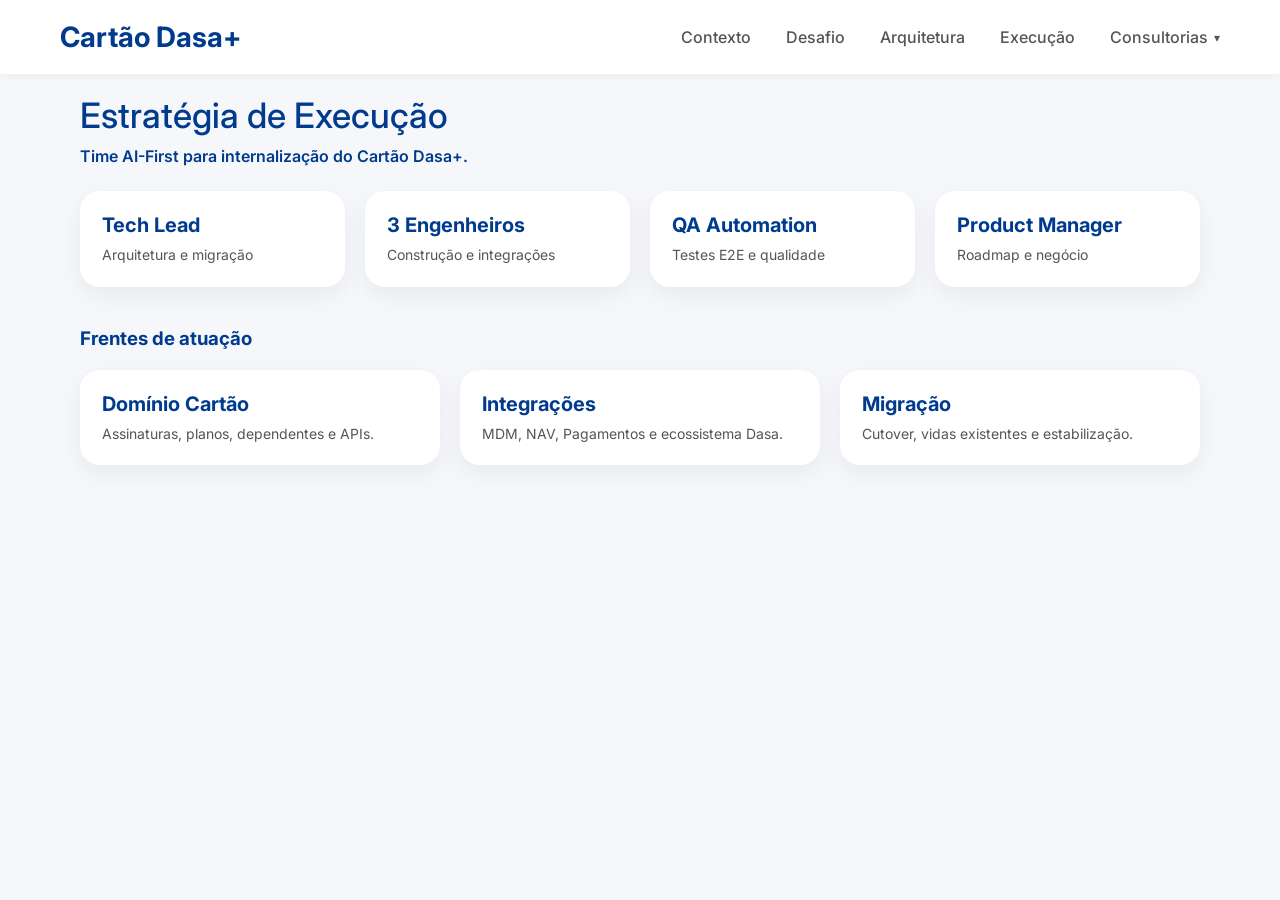
<file: index.html>
<!DOCTYPE html>
<html lang="pt-BR">

<head>

    <meta charset="UTF-8">
    <meta name="viewport" content="width=device-width, initial-scale=1.0">

    <title>Estratégia de Execução</title>

    <link rel="stylesheet" href="css/style.css">

    <link rel="preconnect" href="https://fonts.googleapis.com">
    <link rel="preconnect" href="https://fonts.gstatic.com" crossorigin>

    <link href="https://fonts.googleapis.com/css2?family=Inter:wght@300;400;500;600;700&display=swap" rel="stylesheet">

</head>

<body>

<nav>

    <div class="logo">
        Cartão Dasa+
    </div>

    <div class="menu">
        <a href="contexto.html">Contexto</a>
        <a href="desafio.html">Desafio</a>
        <a href="arquitetura.html">Arquitetura</a>
        <a href="index.html">Execução</a>

        <div class="dropdown">
            <a href="#">Consultorias</a>

            <div class="dropdown-content">
                <a href="verity.html">Verity</a>
                <a href="fcamara.html">FCamara</a>
                <a href="ct.html">C&T</a>
            </div>
        </div>

    </div>

</nav>

<div class="container">

    <h2>Estratégia de Execução</h2>

    <p class="subtitle">
        Time AI-First para internalização do Cartão Dasa+.
    </p>

    <!-- TIME -->

    <div class="execution-grid">

        <div class="execution-card">
            <h4>Tech Lead</h4>
            <p>Arquitetura e migração</p>
        </div>

        <div class="execution-card">
            <h4>3 Engenheiros</h4>
            <p>Construção e integrações</p>
        </div>

        <div class="execution-card">
            <h4>QA Automation</h4>
            <p>Testes E2E e qualidade</p>
        </div>

        <div class="execution-card">
            <h4>Product Manager</h4>
            <p>Roadmap e negócio</p>
        </div>

    </div>

    <!-- FRENTES -->

    <h3 style="margin-top:40px; color:#003B8E;">
        Frentes de atuação
    </h3>

    <div class="execution-grid-small">

        <div class="execution-card">
            <h4>Domínio Cartão</h4>
            <p>Assinaturas, planos, dependentes e APIs.</p>
        </div>

        <div class="execution-card">
            <h4>Integrações</h4>
            <p>MDM, NAV, Pagamentos e ecossistema Dasa.</p>
        </div>

        <div class="execution-card">
            <h4>Migração</h4>
            <p>Cutover, vidas existentes e estabilização.</p>
        </div>

    </div>

</div>

</body>

</html>
</file>
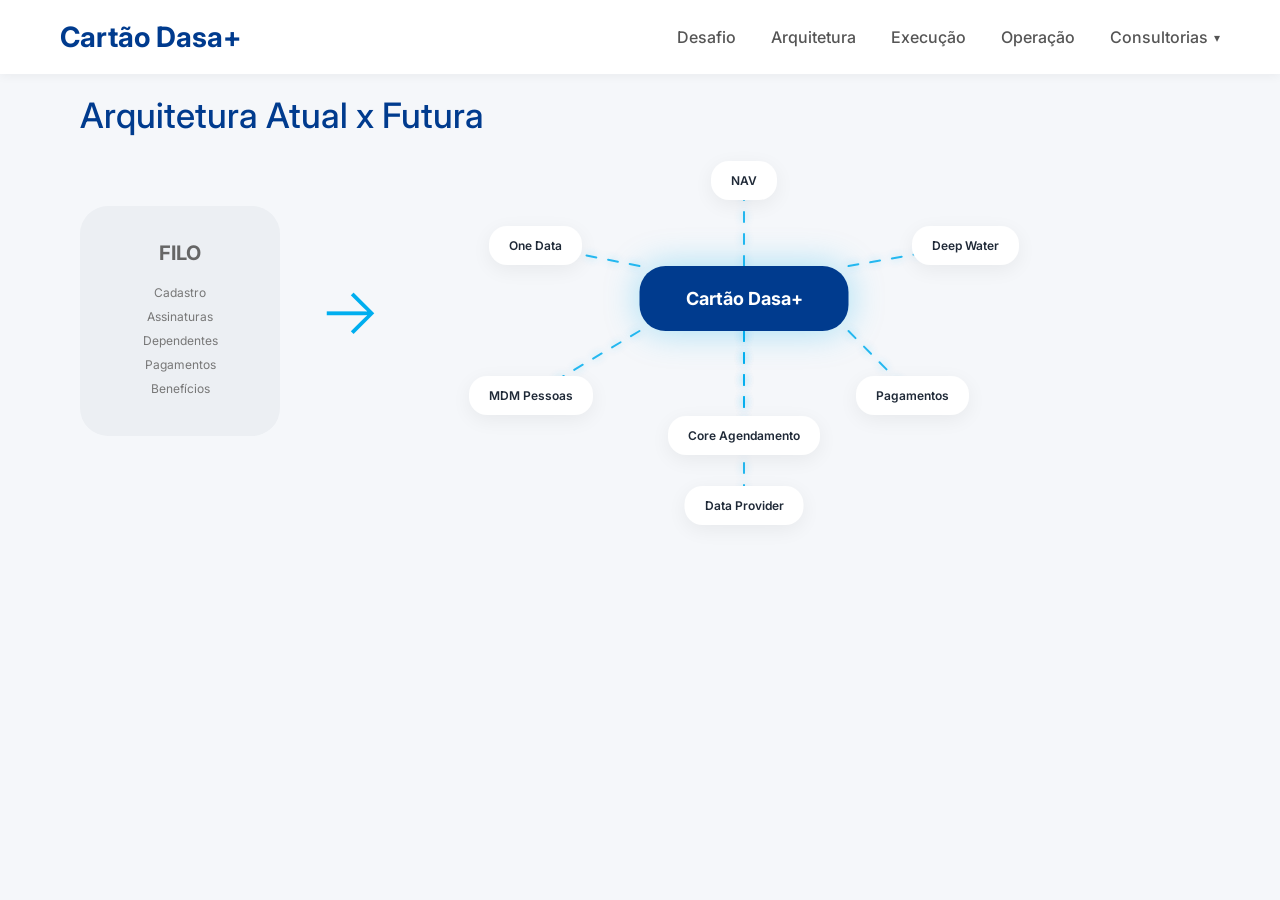
<file: arquitetura.html>
<!DOCTYPE html>
<html lang="pt-BR">

<head>

    <meta charset="UTF-8">
    <meta name="viewport" content="width=device-width, initial-scale=1.0">

    <title>Arquitetura da Solução</title>

    <link rel="stylesheet" href="css/style.css">

    <link rel="preconnect" href="https://fonts.googleapis.com">
    <link rel="preconnect" href="https://fonts.gstatic.com" crossorigin>

    <link href="https://fonts.googleapis.com/css2?family=Inter:wght@300;400;500;600;700&display=swap" rel="stylesheet">

</head>

<body>

<nav>

    <div class="logo">
        Cartão Dasa+
    </div>

<div class="menu">
        <a href="desafio.html">Desafio</a>
        <a href="arquitetura.html">Arquitetura</a>
        <a href="execucao.html">Execução</a>
        <a href="operacao.html">Operação</a>

        <div class="dropdown">
            <a href="#">Consultorias</a>

            <div class="dropdown-content">
                <a href="verity.html">Verity</a>
                <a href="fcamara.html">FCamara</a>
                <a href="ct.html">C&T</a>
            </div>
        </div>
    </div>

</nav>


<div class="container">

    <h2>Arquitetura Atual x Futura</h2>

    <div class="transition">

        <!-- ARQUITETURA ATUAL -->

        <div class="current">

            <div class="filo-card">

                <h3>FILO</h3>

                <div class="small-text">

                    Cadastro<br>
                    Assinaturas<br>
                    Dependentes<br>
                    Pagamentos<br>
                    Benefícios

                </div>

            </div>

        </div>


        <!-- SETA -->

        <div class="arrow">
            →
        </div>


        <!-- ARQUITETURA FUTURA -->

        <div class="future">

            <div class="architecture">

                <!-- SVG preenchido pelo JS -->
                <svg class="connections"></svg>

                <!-- SISTEMAS -->

                <div class="system nav-box">
                    NAV
                </div>

                <div class="system one-data">
                    One Data
                </div>

                <div class="system deep-water">
                    Deep Water
                </div>

                <div class="system mdm">
                    MDM Pessoas
                </div>

                <div class="system pagamentos">
                    Pagamentos
                </div>

                <div class="system agenda">
                    Core Agendamento
                </div>

                <div class="system provider">
                    Data Provider
                </div>

                <!-- CARTÃO DASA+ -->

                <div class="cartao-box">

                    Cartão Dasa+

                </div>

            </div>

        </div>

    </div>

</div>


<!-- CONEXÕES DINÂMICAS -->
<script src="js/connections.js"></script>

</body>

</html>
</file>
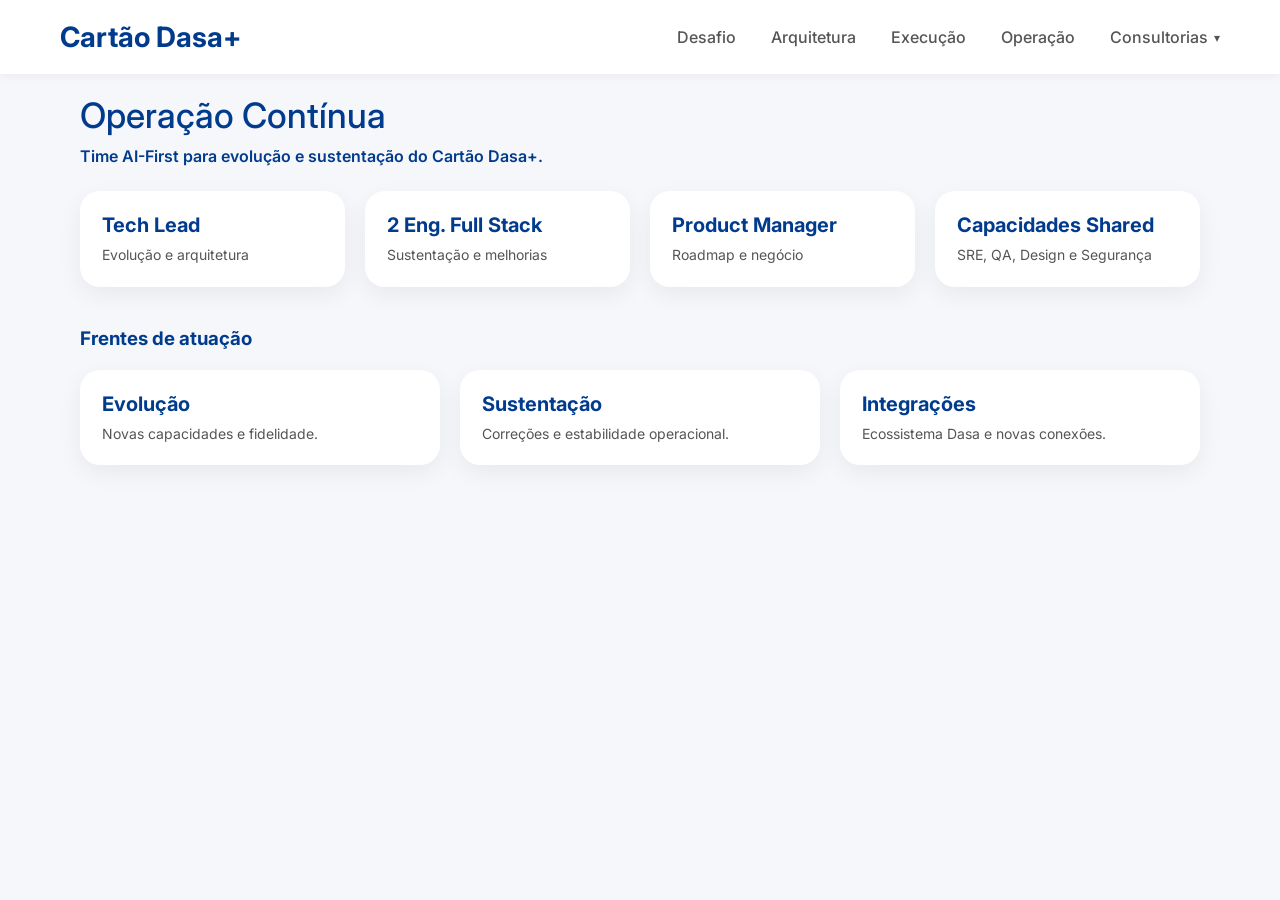
<file: contexto.html>
<!DOCTYPE html>
<html lang="pt-BR">

<head>

    <meta charset="UTF-8">
    <meta name="viewport" content="width=device-width, initial-scale=1.0">

    <title>Operação Contínua</title>

    <link rel="stylesheet" href="css/style.css">

    <link rel="preconnect" href="https://fonts.googleapis.com">
    <link rel="preconnect" href="https://fonts.gstatic.com" crossorigin>

    <link href="https://fonts.googleapis.com/css2?family=Inter:wght@300;400;500;600;700&display=swap" rel="stylesheet">

</head>

<body>

<nav>

    <div class="logo">
        Cartão Dasa+
    </div>

    <div class="menu">
        <a href="desafio.html">Desafio</a>
        <a href="arquitetura.html">Arquitetura</a>
        <a href="execucao.html">Execução</a>
        <a href="operacao.html">Operação</a>

        <div class="dropdown">
            <a href="#">Consultorias</a>

            <div class="dropdown-content">
                <a href="verity.html">Verity</a>
                <a href="fcamara.html">FCamara</a>
                <a href="ct.html">C&T</a>
            </div>
        </div>

    </div>

</nav>

<div class="container">

    <h2>Operação Contínua</h2>

    <p class="subtitle">
        Time AI-First para evolução e sustentação do Cartão Dasa+.
    </p>

    <!-- TIME -->

    <div class="execution-grid">

        <div class="execution-card">
            <h4>Tech Lead</h4>
            <p>Evolução e arquitetura</p>
        </div>

        <div class="execution-card">
            <h4>2 Eng. Full Stack</h4>
            <p>Sustentação e melhorias</p>
        </div>

        <div class="execution-card">
            <h4>Product Manager</h4>
            <p>Roadmap e negócio</p>
        </div>

        <div class="execution-card">
            <h4>Capacidades Shared</h4>
            <p>SRE, QA, Design e Segurança</p>
        </div>

    </div>

    <!-- FRENTES -->

    <h3 style="margin-top:40px; color:#003B8E;">
        Frentes de atuação
    </h3>

    <div class="execution-grid-small">

        <div class="execution-card">
            <h4>Evolução</h4>
            <p>Novas capacidades e fidelidade.</p>
        </div>

        <div class="execution-card">
            <h4>Sustentação</h4>
            <p>Correções e estabilidade operacional.</p>
        </div>

        <div class="execution-card">
            <h4>Integrações</h4>
            <p>Ecossistema Dasa e novas conexões.</p>
        </div>

    </div>

</div>

</body>

</html>
</file>
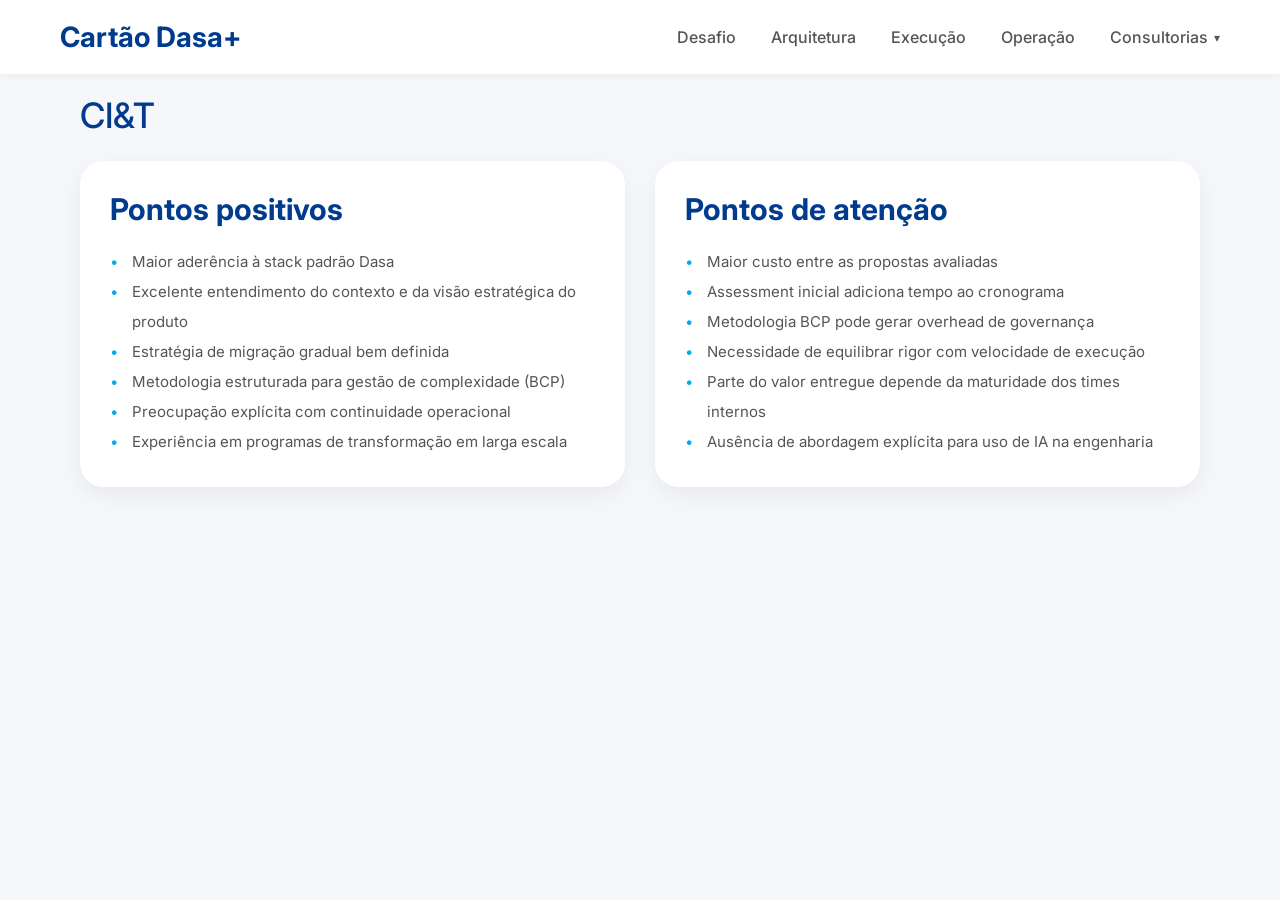
<file: ct.html>
<!DOCTYPE html>
<html lang="pt-BR">

<head>

<meta charset="UTF-8">

<title>CI&T</title>

<link rel="stylesheet" href="css/style.css">

<link rel="preconnect" href="https://fonts.googleapis.com">
<link rel="preconnect" href="https://fonts.gstatic.com" crossorigin>

<link href="https://fonts.googleapis.com/css2?family=Inter:wght@300;400;500;600;700&display=swap" rel="stylesheet">

</head>

<body>

<nav>

<div class="logo">
Cartão Dasa+
</div>

<div class="menu">

        <a href="desafio.html">Desafio</a>
        <a href="arquitetura.html">Arquitetura</a>
        <a href="execucao.html">Execução</a>
        <a href="operacao.html">Operação</a>

    <div class="dropdown">

        <a href="#">Consultorias</a>

        <div class="dropdown-content">
            <a href="verity.html">Verity</a>
            <a href="fcamara.html">FCamara</a>
            <a href="ct.html">CI&T</a>
        </div>

    </div>

</div>

</nav>

<div class="container">

<h2>

CI&T

</h2>

<div class="cards">

<div class="card">

<h3>Pontos positivos</h3>

<ul>

<li>Maior aderência à stack padrão Dasa</li>

<li>Excelente entendimento do contexto e da visão estratégica do produto</li>

<li>Estratégia de migração gradual bem definida</li>

<li>Metodologia estruturada para gestão de complexidade (BCP)</li>

<li>Preocupação explícita com continuidade operacional</li>

<li>Experiência em programas de transformação em larga escala</li>

</ul>

</div>

<div class="card">

<h3>Pontos de atenção</h3>

<ul>

<li>Maior custo entre as propostas avaliadas</li>

<li>Assessment inicial adiciona tempo ao cronograma</li>

<li>Metodologia BCP pode gerar overhead de governança</li>

<li>Necessidade de equilibrar rigor com velocidade de execução</li>

<li>Parte do valor entregue depende da maturidade dos times internos</li>
    
<li>Ausência de abordagem explícita para uso de IA na engenharia</li>

</ul>

</div>

</div>

</div>

</body>
</html>
</file>
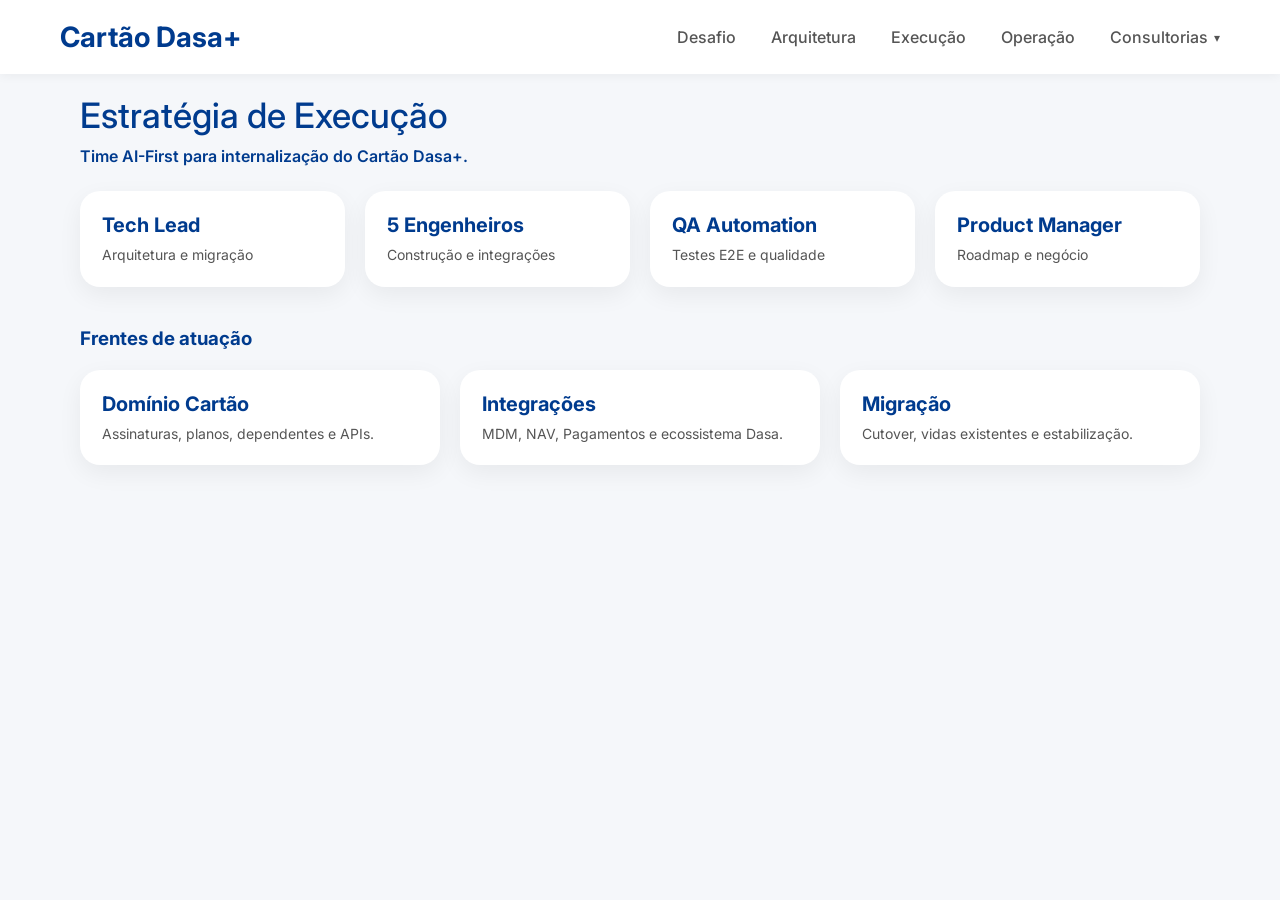
<file: execucao.html>
<!DOCTYPE html>
<html lang="pt-BR">

<head>

    <meta charset="UTF-8">
    <meta name="viewport" content="width=device-width, initial-scale=1.0">

    <title>Estratégia de Execução</title>

    <link rel="stylesheet" href="css/style.css">

    <link rel="preconnect" href="https://fonts.googleapis.com">
    <link rel="preconnect" href="https://fonts.gstatic.com" crossorigin>

    <link href="https://fonts.googleapis.com/css2?family=Inter:wght@300;400;500;600;700&display=swap" rel="stylesheet">

</head>

<body>

<nav>

    <div class="logo">
        Cartão Dasa+
    </div>

    <div class="menu">
        <a href="desafio.html">Desafio</a>
        <a href="arquitetura.html">Arquitetura</a>
        <a href="execucao.html">Execução</a>
        <a href="operacao.html">Operação</a>

        <div class="dropdown">
            <a href="#">Consultorias</a>

            <div class="dropdown-content">
                <a href="verity.html">Verity</a>
                <a href="fcamara.html">FCamara</a>
                <a href="ct.html">C&T</a>
            </div>
        </div>

    </div>

</nav>

<div class="container">

    <h2>Estratégia de Execução</h2>

    <p class="subtitle">
        Time AI-First para internalização do Cartão Dasa+.
    </p>

    <!-- TIME -->

    <div class="execution-grid">

        <div class="execution-card">
            <h4>Tech Lead</h4>
            <p>Arquitetura e migração</p>
        </div>

        <div class="execution-card">
            <h4>5 Engenheiros</h4>
            <p>Construção e integrações</p>
        </div>

        <div class="execution-card">
            <h4>QA Automation</h4>
            <p>Testes E2E e qualidade</p>
        </div>

        <div class="execution-card">
            <h4>Product Manager</h4>
            <p>Roadmap e negócio</p>
        </div>

    </div>

    <!-- FRENTES -->

    <h3 style="margin-top:40px; color:#003B8E;">
        Frentes de atuação
    </h3>

    <div class="execution-grid-small">

        <div class="execution-card">
            <h4>Domínio Cartão</h4>
            <p>Assinaturas, planos, dependentes e APIs.</p>
        </div>

        <div class="execution-card">
            <h4>Integrações</h4>
            <p>MDM, NAV, Pagamentos e ecossistema Dasa.</p>
        </div>

        <div class="execution-card">
            <h4>Migração</h4>
            <p>Cutover, vidas existentes e estabilização.</p>
        </div>

    </div>

</div>

</body>

</html>
</file>
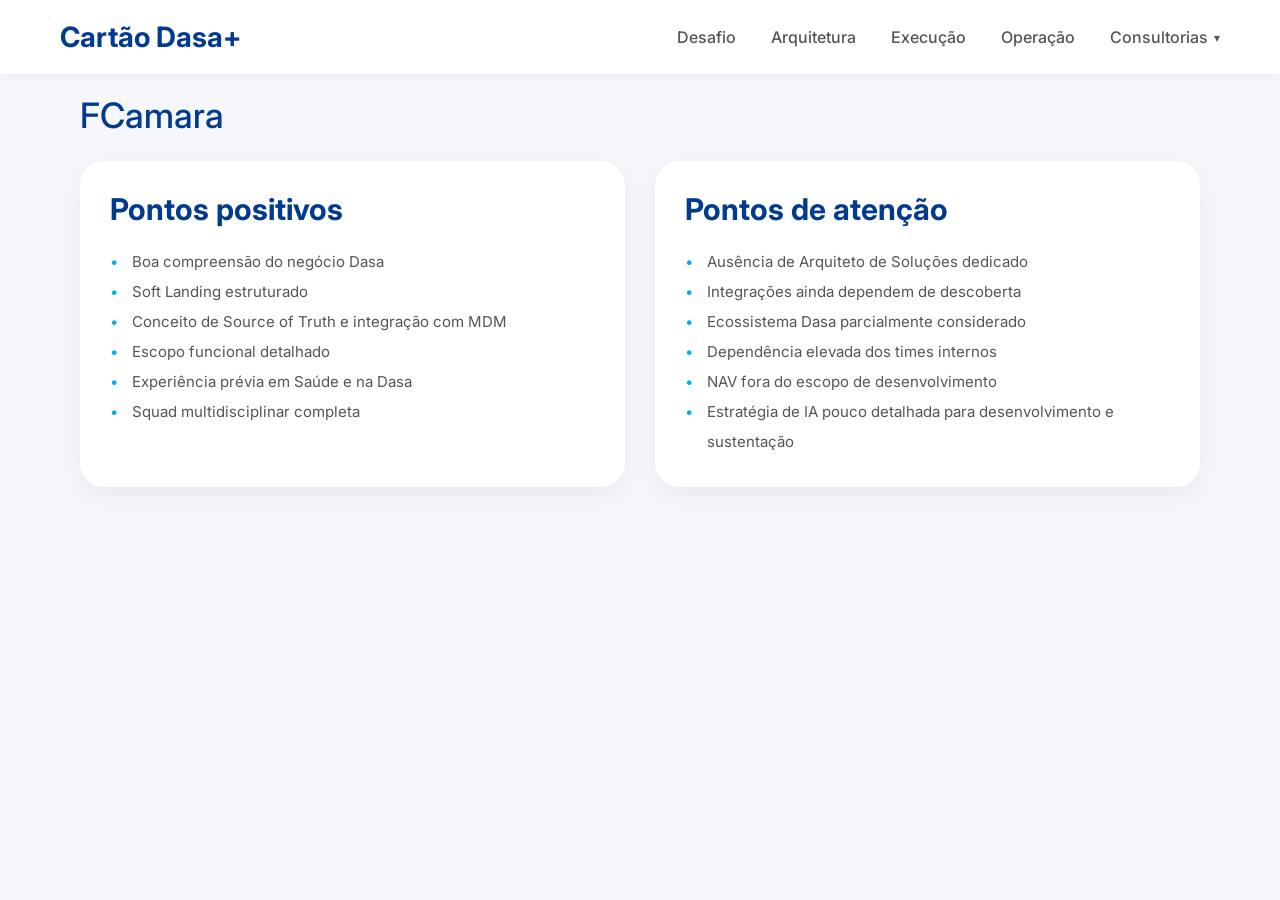
<file: fcamara.html>
<!DOCTYPE html>
<html lang="pt-BR">

<head>

<meta charset="UTF-8">

<title>FCamara</title>

<link rel="stylesheet" href="css/style.css">

<link rel="preconnect" href="https://fonts.googleapis.com">
<link rel="preconnect" href="https://fonts.gstatic.com" crossorigin>

<link href="https://fonts.googleapis.com/css2?family=Inter:wght@300;400;500;600;700&display=swap" rel="stylesheet">

</head>

<body>

<nav>

<div class="logo">
Cartão Dasa+
</div>

<div class="menu">

        <a href="desafio.html">Desafio</a>
        <a href="arquitetura.html">Arquitetura</a>
        <a href="execucao.html">Execução</a>
        <a href="operacao.html">Operação</a>

    <div class="dropdown">

        <a href="#">Consultorias</a>

        <div class="dropdown-content">
            <a href="verity.html">Verity</a>
            <a href="fcamara.html">FCamara</a>
            <a href="ct.html">C&T</a>
        </div>

    </div>

</div>

</nav>

<div class="container">

<h2>

FCamara

</h2>

<div class="cards">

    <div class="card">

        <h3>Pontos positivos</h3>

        <ul>

            <li>Boa compreensão do negócio Dasa</li>
            <li>Soft Landing estruturado</li>
            <li>Conceito de Source of Truth e integração com MDM</li>
            <li>Escopo funcional detalhado</li>
            <li>Experiência prévia em Saúde e na Dasa</li>
            <li>Squad multidisciplinar completa</li>

        </ul>

    </div>

    <div class="card">

        <h3>Pontos de atenção</h3>

        <ul>

            <li>Ausência de Arquiteto de Soluções dedicado</li>
            <li>Integrações ainda dependem de descoberta</li>
            <li>Ecossistema Dasa parcialmente considerado</li>
            <li>Dependência elevada dos times internos</li>
            <li>NAV fora do escopo de desenvolvimento</li>
            <li>Estratégia de IA pouco detalhada para desenvolvimento e sustentação</li>

        </ul>

    </div>

</div>

</div>

</body>
</html>
</file>
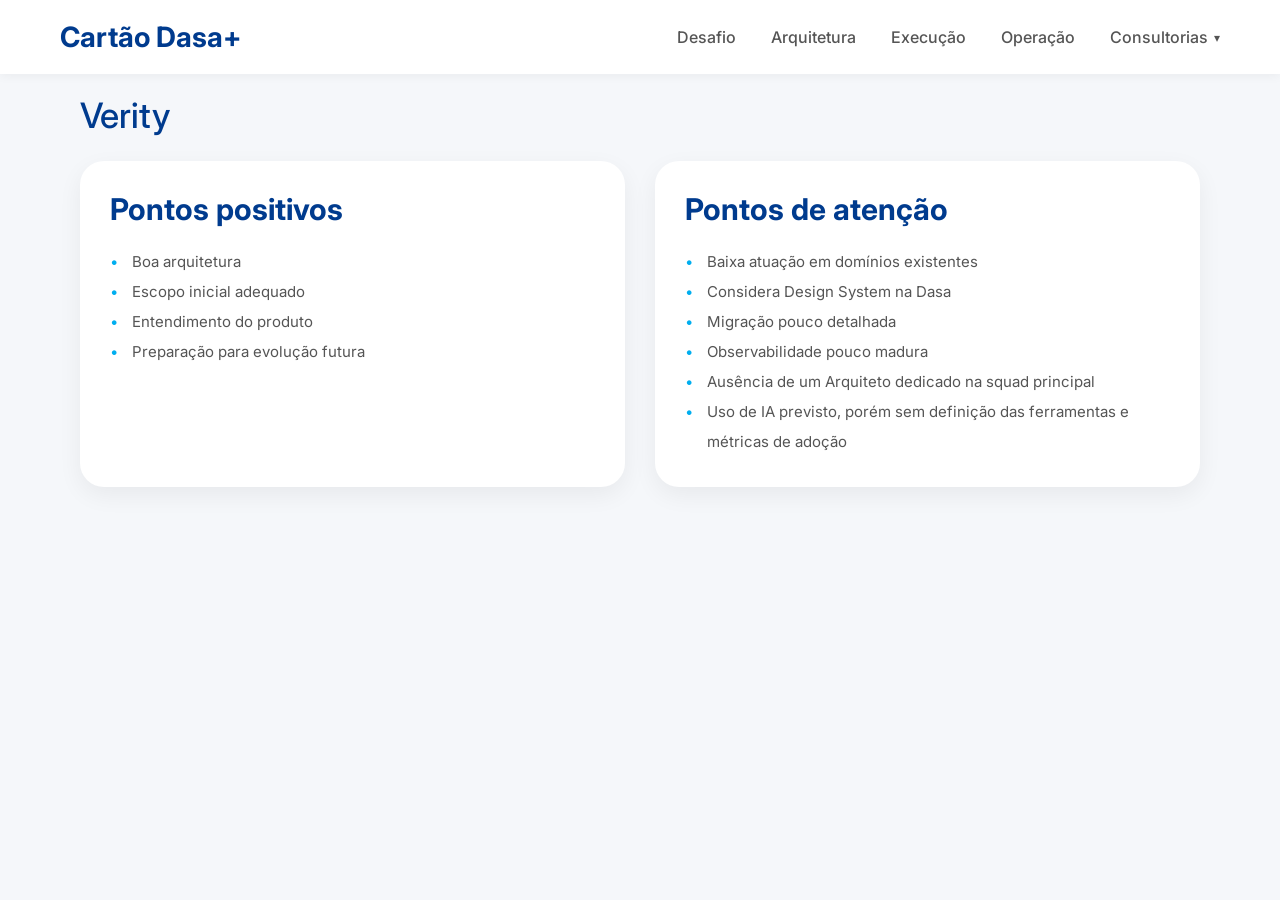
<file: verity.html>
<!DOCTYPE html>
<html lang="pt-BR">

<head>

<meta charset="UTF-8">

<title>Verity</title>

<link rel="stylesheet" href="css/style.css">

<link rel="preconnect" href="https://fonts.googleapis.com">
<link rel="preconnect" href="https://fonts.gstatic.com" crossorigin>

<link href="https://fonts.googleapis.com/css2?family=Inter:wght@300;400;500;600;700&display=swap" rel="stylesheet">

</head>

<body>

<nav>

<div class="logo">
Cartão Dasa+
</div>

<div class="menu">
        <a href="desafio.html">Desafio</a>
        <a href="arquitetura.html">Arquitetura</a>
        <a href="execucao.html">Execução</a>
        <a href="operacao.html">Operação</a>

        <div class="dropdown">
            <a href="#">Consultorias</a>

            <div class="dropdown-content">
                <a href="verity.html">Verity</a>
                <a href="fcamara.html">FCamara</a>
                <a href="ct.html">C&T</a>
            </div>
        </div>
    </div>

</nav>

<div class="container">

<h2>

Verity

</h2>

<div class="cards">

<div class="card">

<h3>Pontos positivos</h3>

<ul>

<li>Boa arquitetura</li>
<li>Escopo inicial adequado</li>
<li>Entendimento do produto</li>
<li>Preparação para evolução futura</li>

</ul>

</div>

<div class="card">

<h3>Pontos de atenção</h3>

<ul>

<li>Baixa atuação em domínios existentes</li>
<li>Considera Design System na Dasa</li>
<li>Migração pouco detalhada</li>
<li>Observabilidade pouco madura</li>
<li>Ausência de um Arquiteto dedicado na squad principal</li>
<li>Uso de IA previsto, porém sem definição das ferramentas e métricas de adoção</li>
        

</ul>

</div>

</div>

</div>

</body>
</html>
</file>
<file: css/style.css>
:root {
    --dasa-blue: #003B8E;
    --dasa-light: #00AEEF;
    --bg: #F5F7FA;
    --text: #1F2937;
}

* {
    margin: 0;
    padding: 0;
    box-sizing: border-box;
}

body {
    font-family: 'Inter', sans-serif;
    background: var(--bg);
    color: var(--text);
    overflow-x: hidden;
}

/* ================= MENU ================= */

nav {
    position: sticky;
    top: 0;
    background: white;
    padding: 20px 60px;
    display: flex;
    justify-content: space-between;
    align-items: center;
    box-shadow: 0 2px 10px rgba(0, 0, 0, .05);
    z-index: 1000;
}

.logo {
    color: var(--dasa-blue);
    font-size: 28px;
    font-weight: 700;
}

.menu {
    display: flex;
    align-items: center;
    gap: 35px;
}

.menu a {
    text-decoration: none;
    color: #555;
    font-weight: 500;
    transition: .2s;
    margin: 0;
}

.menu a:hover {
    color: var(--dasa-blue);
}

/* ================= DROPDOWN ================= */


.dropdown {
    position: relative;
    display: flex;
    align-items: center;
}



.dropdown > a {
    display: flex;
    align-items: center;
    gap: 6px;
    height: 100%;
}


.dropdown > a::after {
    content: "▾";
    font-size: 12px;
    transition: transform .25s ease;
}

.dropdown:hover > a::after {
    transform: rotate(180deg);
}

.dropdown-content {
    position: absolute;
    top: calc(100% - 4px);
    left: 0;

    min-width: 220px;
    background: white;
    border-radius: 12px;

    box-shadow:
        0 10px 25px rgba(0,0,0,.08),
        0 2px 8px rgba(0,0,0,.05);

    overflow: hidden;
    z-index: 9999;

    opacity: 0;
    visibility: hidden;

    transform: translateY(8px);

    transition:
        opacity .25s ease,
        transform .25s ease,
        visibility .25s ease;
}

.dropdown-content a {
    display: block;
    padding: 14px 18px;
    color: #555;
    white-space: nowrap;
    transition: .2s;
}

.dropdown-content a:hover {
    background: #F5F7FA;
    color: var(--dasa-blue);
    padding-left: 24px;
}

.dropdown:hover .dropdown-content,
.dropdown-content:hover {
    opacity: 1;
    visibility: visible;
    transform: translateY(0);
}

/* ================= GERAL ================= */

.container {
    max-width: 1200px;
    margin: auto;
    padding: 20px 40px;
}

h2 {
    color: var(--dasa-blue);
    font-size: 35px;
    font-weight: 500;
    margin-bottom: 10px;
}

.subtitle {
    color: var(--dasa-blue);
    font-size: 16px;
    font-weight: 600;
    margin-bottom: 20px;
}

/* ================= MENSAGEM ================= */

.message-box {
    background: white;
    border-left: 8px solid var(--dasa-light);
    padding: 30px 40px;
    border-radius: 20px;

    max-width: 1500px;   /* largura do balão */
    margin: 30px auto 0; /* centraliza */

    font-size: 20px;
    line-height: 1.8;
}

/* ================= TRANSIÇÃO ================= */

.transition {
    display: flex;
    align-items: flex-start;
    gap: 40px;
}

/* ================= COLUNAS ================= */

.current {
    width: 200px;
}

.future {
    flex: 1;
}

/* ================= TÍTULOS ================= */

.section-title {
    color: #8F99A3;
    font-size: 28px;
    font-weight: 700;
    margin-bottom: 20px;
    display: block;
    text-align: center;
}

.current .section-title {
    width: 200px;
}

.future .section-title {
    width: 650px;
}

/* ================= FILO ================= */

.filo-card {
    background: #ECEFF3;
    border-radius: 28px;
    padding: 35px 25px;
    text-align: center;
    margin-top: 60px;
}

.filo-card h3 {
    color: #666;
    font-size: 20px;
    margin-bottom: 16px;
}

.small-text {
    color: #777;
    font-size: 12px;
    line-height: 2;
}

/* ================= SETA ================= */

.arrow {
    font-size: 65px;
    color: var(--dasa-light);
    font-weight: 300;
    margin-top: 125px;
}

/* ================= ÁREA DA ARQUITETURA ================= */

.architecture {
    position: relative;
    width: 600px;
    height: 380px;
}

/* ================= SVG ================= */

.connections {
    position: absolute;
    inset: 0;
    width: 100%;
    height: 100%;
    pointer-events: none;
    overflow: visible;
}

/* ================= LINHAS ================= */

.flow-line {
    fill: none;
    stroke: #00AEEF;
    stroke-width: 2;
    opacity: .85;
    stroke-linecap: round;
    stroke-dasharray: 10 12;
    filter: drop-shadow(0 0 4px rgba(0, 174, 239, .5));
    animation: flow 8s linear infinite;
}

/* ================= CARTÃO DASA+ ================= */

.cartao-box {
    position: absolute;
    left: 325px;
    top: 120px;
    transform: translateX(-50%);
    background: var(--dasa-blue);
    color: white;
    padding: 22px 46px;
    border-radius: 26px;
    font-size: 18px;
    font-weight: 700;
    box-shadow: 0 0 35px rgba(0, 174, 239, .35);
}

/* ================= SISTEMAS ================= */

.system {
    position: absolute;
    background: white;
    padding: 12px 20px;
    border-radius: 18px;
    box-shadow: 0 5px 20px rgba(0, 0, 0, .06);
    font-weight: 600;
    font-size: 12px;
}

/* ================= POSIÇÕES ================= */

.nav-box {
    left: 325px;
    top: 15px;
    transform: translateX(-50%);
}

.one-data {
    left: 70px;
    top: 80px;
}

.deep-water {
    right: 0;
    top: 80px;
}

.mdm {
    left: 50px;
    top: 230px;
}

.pagamentos {
    right: 50px;
    top: 230px;
}

.agenda {
    left: 325px;
    top: 270px;
    transform: translateX(-50%);
}

.provider {
    left: 325px;
    top: 340px;
    transform: translateX(-50%);
}

/* ================= ANIMAÇÃO ================= */

@keyframes flow {
    from {
        stroke-dashoffset: 0;
    }

    to {
        stroke-dashoffset: -200;
    }
}

/* ================= CARDS CONTEXTO ================= */

.cards {
    display: flex;
    gap: 30px;
    margin-top: 25px;
    flex-wrap: wrap;
}

.card {
    background: white;
    border-radius: 24px;
    padding: 30px;
    flex: 1;
    min-width: 280px;
    box-shadow: 0 8px 25px rgba(0, 0, 0, .06);
}

.card h3 {
    color: var(--dasa-blue);
    font-size: 30px;
    margin-bottom: 20px;
}

.card ul {
    list-style: none;
}

.card li {
    font-size: 15px;
    color: #555;
    line-height: 2;
    position: relative;
    padding-left: 22px;
}

.card li::before {
    content: "•";
    color: var(--dasa-light);
    position: absolute;
    left: 0;
}

/* ================= HOME ================= */

.hero {
    padding: 40px 0;
}

.hero h1 {
    font-size: 56px;
    color: var(--dasa-blue);
    line-height: 1.1;
    margin-bottom: 40px;
}

.hero-subtitle {
    font-size: 28px;
    max-width: 1000px;
    margin-bottom: 40px;
}

.hero-description {
    max-width: 1000px;
    font-size: 20px;
    line-height: 1.8;
    color: #4B5563;
}

.button {
    display: inline-block;
    background: var(--dasa-blue);
    color: white;
    text-decoration: none;
    padding: 18px 32px;
    border-radius: 18px;
    font-weight: 600;
    transition: .2s;
}

.button:hover {
    background: #0050B8;
}

.cards-grid {
    display: grid;
    gap: 20px;
    margin-top: 25px;
}

.team-grid {
    grid-template-columns: repeat(4, 1fr);
}

.front-grid {
    grid-template-columns: repeat(3, 1fr);
}

.execution-grid {
    display: grid;
    grid-template-columns: repeat(4, 1fr);
    gap: 20px;
    margin-top: 25px;
}

.execution-grid-small {
    display: grid;
    grid-template-columns: repeat(3, 1fr);
    gap: 20px;
    margin-top: 20px;
}

.execution-card {
    background: white;
    border-radius: 20px;
    padding: 22px;
    box-shadow: 0 8px 25px rgba(0,0,0,.06);
}

.execution-card h4 {
    color: var(--dasa-blue);
    font-size: 20px;
    margin-bottom: 8px;
}

.execution-card p {
    color: #555;
    font-size: 14px;
    line-height: 1.4;
}
</file>
